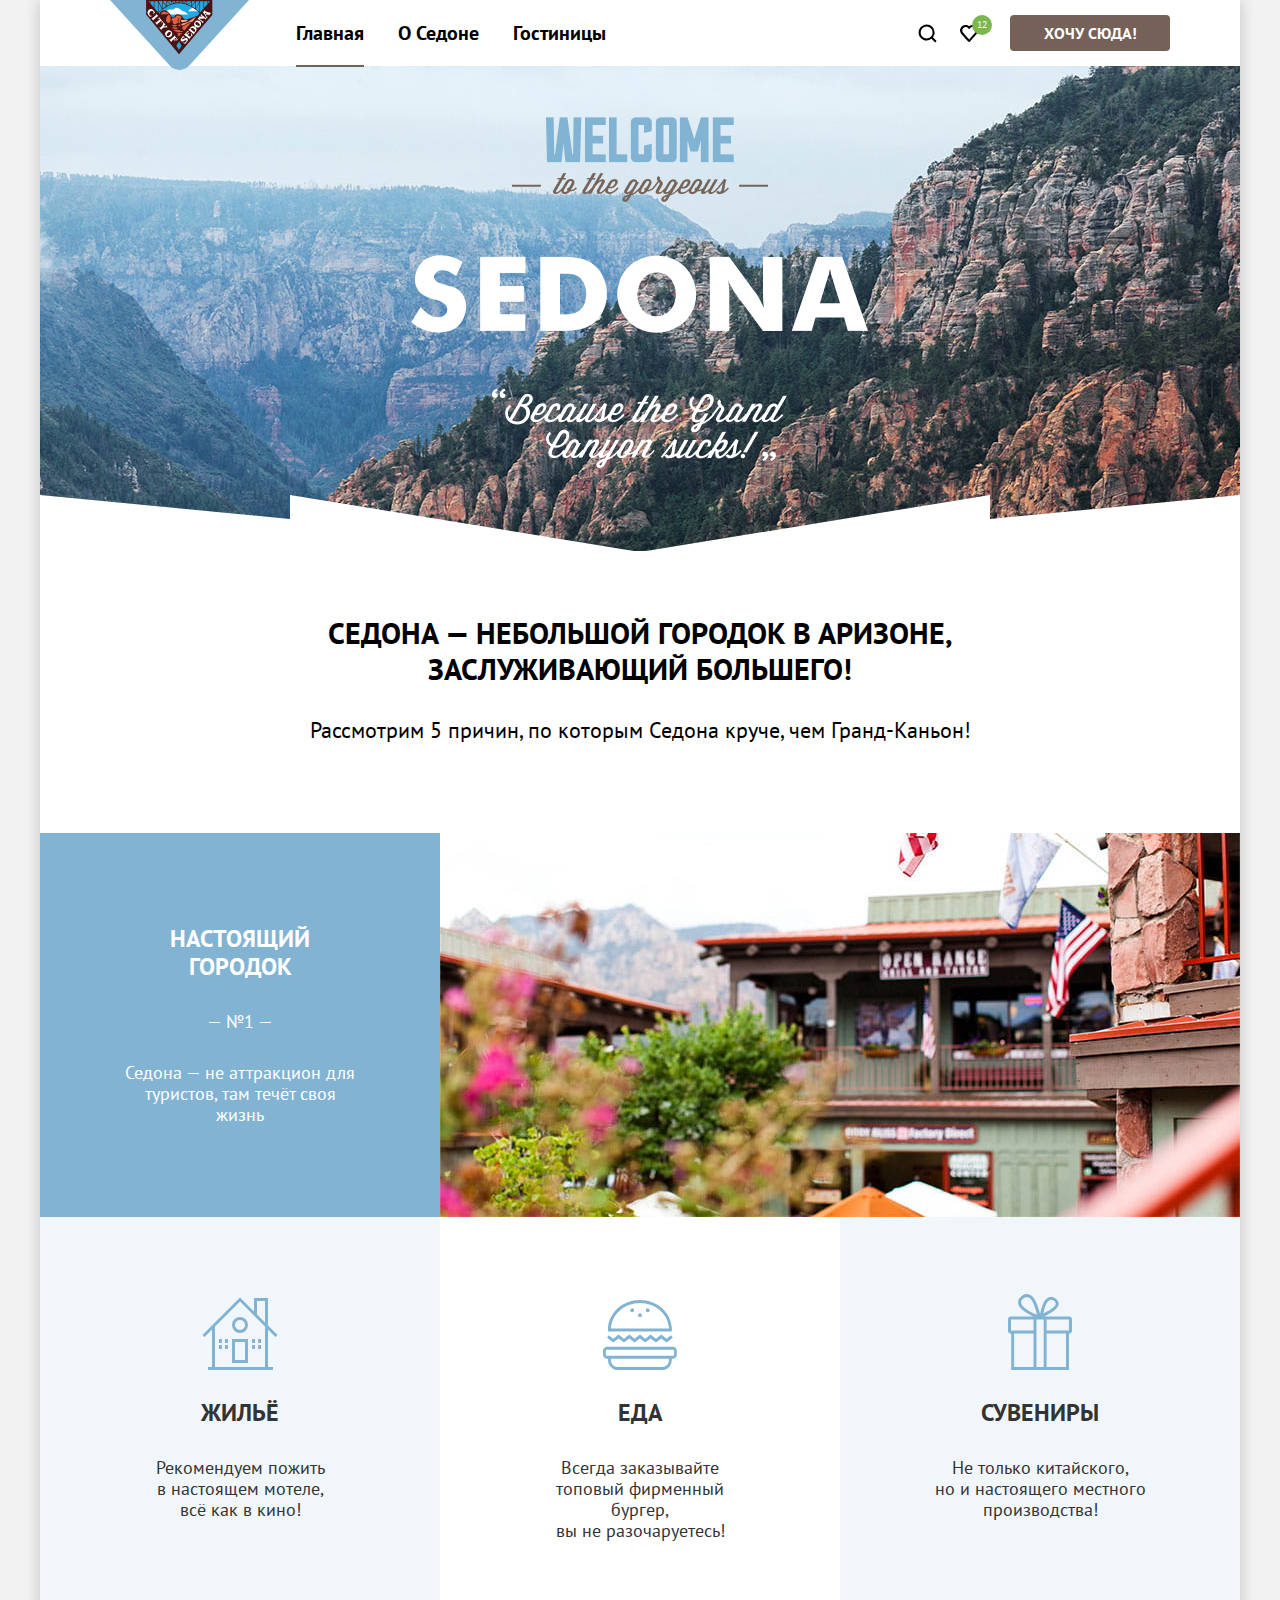
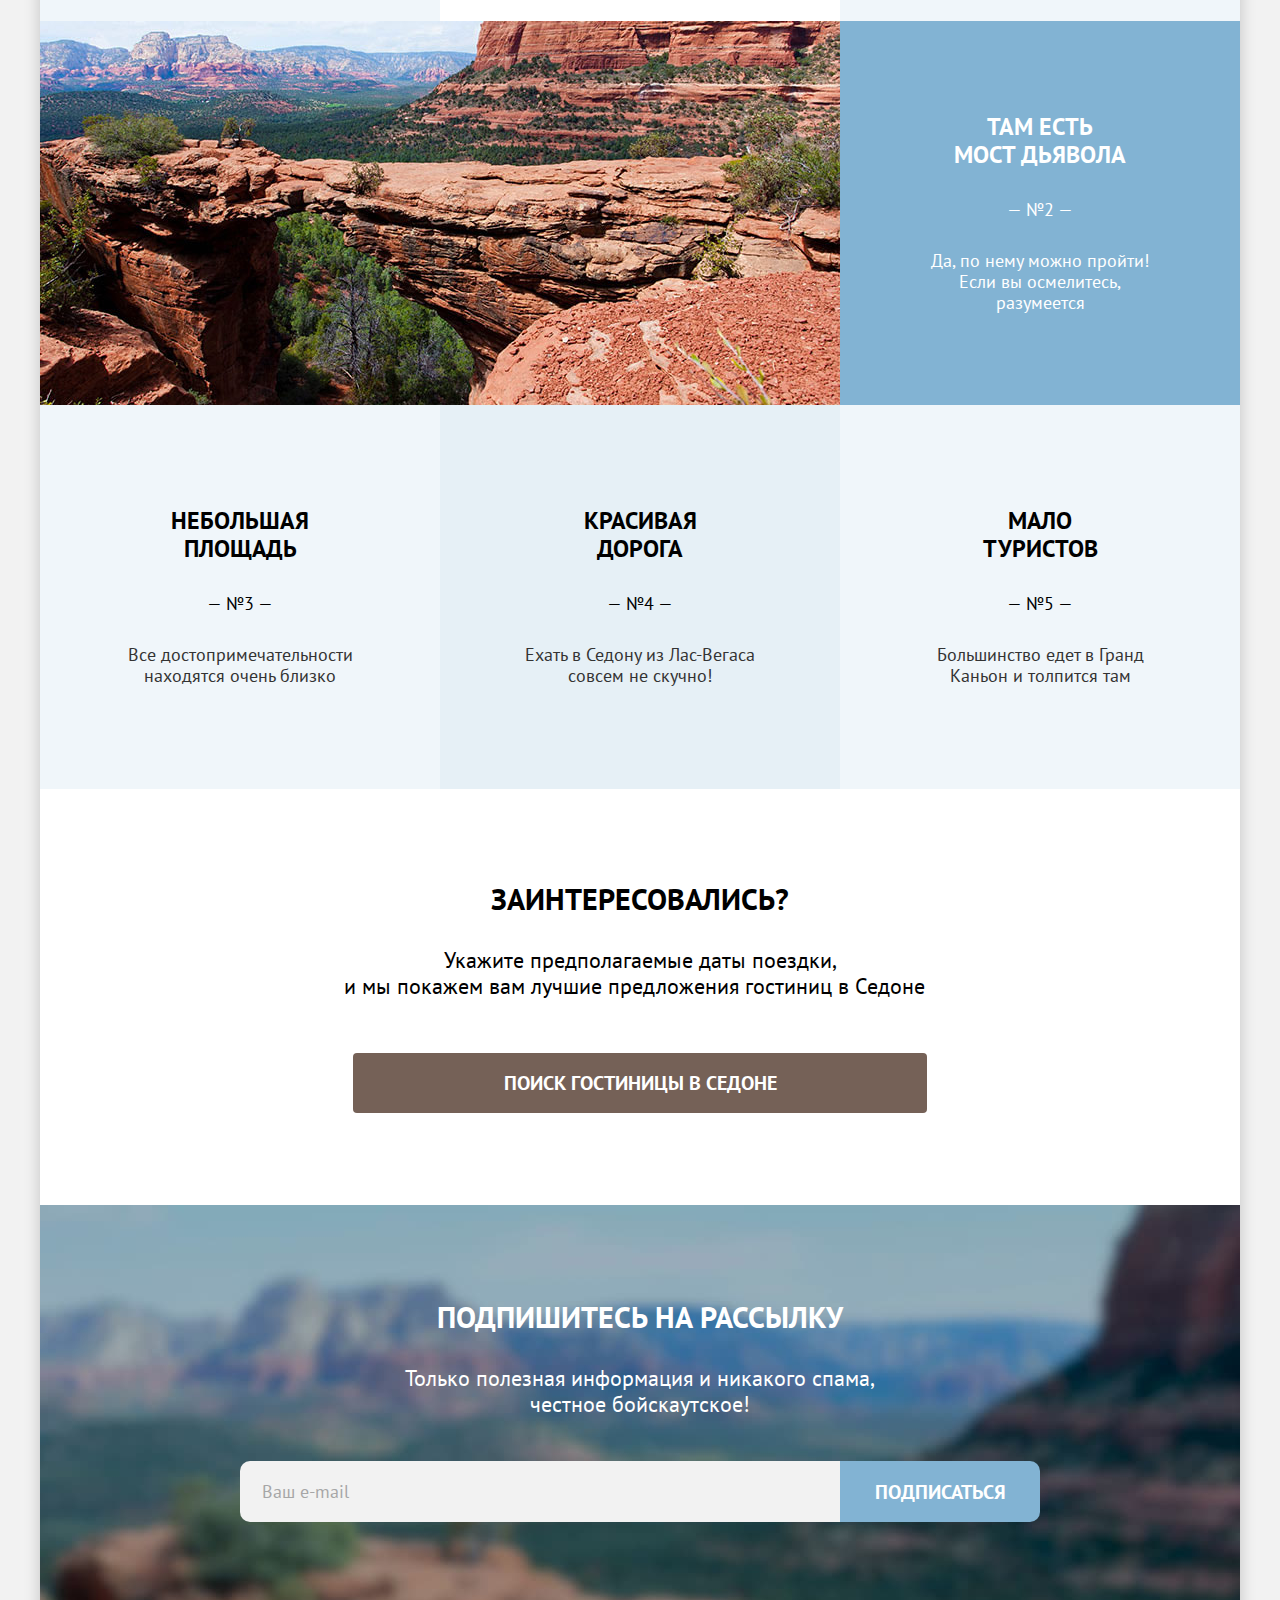
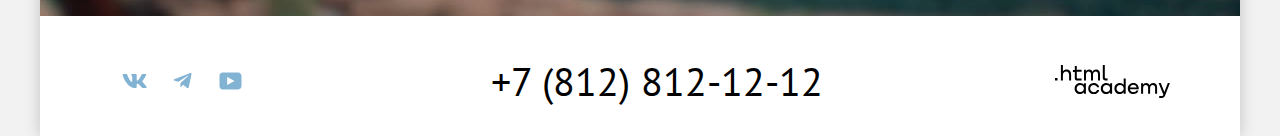
<file: index.html>
<!DOCTYPE html>
<html lang="ru">
  <head>
    <meta charset="utf-8">
    <title>HTML Academy: Седона</title>
    <link rel="stylesheet" href="styles/styles.css">
    <link rel="icon" href="favicon.ico">
    <link rel="icon" type="image/png" sizes="32x32" href="images/favicon.png">

  </head>
  <script>
    document.addEventListener("DOMContentLoaded", () => {
      const modalContainer = document.querySelector(".modal-container");
      const modalSearchHotel = document.querySelector(".modal-search-hotel");
      const buttonMainAction = document.querySelector(".button-main-action");
      const modalCloseButton = document.querySelector(".modal-close-button");
      const skipActions = (e) => {
        e.preventDefault();
        e.stopPropagation()
      }
      //======================
      modalContainer.addEventListener("mousewheel", skipActions)
      //======================
      modalContainer.addEventListener("click", () => {
        modalContainer.classList.add('modal-container-close')
      })
      //======================
      modalSearchHotel.addEventListener("click", skipActions)
      //======================
      buttonMainAction.addEventListener("click", () => {
        modalContainer.classList.remove('modal-container-close')
      })
      //======================
      modalCloseButton.addEventListener("click", () => {
        modalContainer.classList.add('modal-container-close')
      })
    });
  </script>
  <body>
    <div class="page-container">
      <header class="page-header">
        <a class="navigation-logo">
          <img class="page-header-logo" src="images/logo.svg" width="139" height="70"
               alt="Логотип сайта города Седона.">
        </a>

        <nav class="navigation">
          <ul class="navigation-list">
            <li class="navigation-item">
              <a class="navigation-link navigation-link-current" href="index.html">Главная</a>
            </li>
            <li class="navigation-item">
              <a class="navigation-link" href="#">О Седоне</a>
            </li>
            <li class="navigation-item">
              <a class="navigation-link" href="catalog.html">Гостиницы</a>
            </li>
          </ul>

          <ul class="navigation-list navigation-user">
            <li class="navigation-item">
              <a class="navigation-link" href="#">
                <svg class="navigation-icon" aria-hidden="true" focusable="false" width="21" height="20"
                     viewBox="0 0 21 20" xmlns="http://www.w3.org/2000/svg">
                  <path
                    d="m19.61 18-3.7-3.67c1-1.3 1.7-2.98 1.7-4.87a8 8 0 0 0-8-7.96c-4.4 0-8 3.68-8 8.06a8 8 0 0 0 12.9 6.26l3.7 3.68 1.4-1.5Zm-10-2.48a6 6 0 0 1-6-5.96 6 6 0 0 1 12 0 6 6 0 0 1-6 5.96Z"
                    fill="currentColor"/>
                </svg>
                <span class="visually-hidden">Поиск.</span>
              </a>
            </li>
            <li class="navigation-item">
              <a class="navigation-link navigation-favorite" href="#">
                <svg class="navigation-icon" aria-hidden="true" focusable="false" width="21" height="20"
                     viewBox="0 0 21 20" xmlns="http://www.w3.org/2000/svg">
                  <path
                    d="M10.01 19c-.3 0-.6-.1-.8-.4-5.4-6.1-6.7-7.5-7-7.9A5.4 5.4 0 0 1 6.61 2c1.3 0 2.5.5 3.5 1.3a5.46 5.46 0 0 1 9 4.1c0 1.3-.5 2.5-1.3 3.4l-7 7.9c-.2.2-.4.3-.8.3Zm-6-9.5c.3.4 3.5 4 6.1 6.9l6.2-7c.5-.5.7-1.2.7-2 0-1.8-1.5-3.3-3.3-3.3-1 0-2 .5-2.7 1.3-.3.3-.6.4-.9.4-.3 0-.6-.2-.8-.4-.7-.8-1.7-1.3-2.7-1.3-1.8 0-3.3 1.5-3.3 3.3-.1.9.3 1.6.7 2.1-.1 0-.1 0 0 0Z"
                    fill="currentColor"/>
                </svg>
                <span class="visually-hidden">Избранное.</span>
                <span class="count">12</span>
              </a>
            </li>
          </ul>
        </nav>

        <a class="button button-basic button-main-action" href="#">Хочу сюда!</a>
      </header>

      <main class="main-container main-index">
        <div class="welcome-wrapper">
          <img class="welcome" src="images/welcome.jpg" width="1200" height="485"
               alt="Welcome to the gorgeous Sedona. Because the Grand Canyon sucks.">
        </div>

        <section class="advantages">
          <h1 class="section-title">Седона&nbsp;&mdash; небольшой городок в&nbsp;Аризоне, заслуживающий большего!</h1>
          <h2 class="advantages-title">Рассмотрим 5&nbsp;причин, по&nbsp;которым Седона круче, чем Гранд-Каньон!</h2>
          <ol class="advantages-list">
            <li class="advantages-item illustrated-advantages-item">
              <div class="illustrated-advantage-container">
                <div class="illustrated-advantage-wrapper">
                  <h3 class="advantages-item-title">Настоящий городок</h3>
                  <span>— №1 —</span>
                  <p class="advantages-item-desc">Седона — не аттракцион для туристов, там течёт своя жизнь</p>
                </div>
                <img class="advantages-image-sedona" src="images/city.jpg" width="800" height="384"
                     alt="Улица с деревьями и домами в Седоне.">
              </div>
              <h4 class="visually-hidden">Причины, почему Седона - это настоящий городок.</h4>
              <ul class="advantages-extra-list">
                <li class="advantages-extra-item">
                  <h5 class="advantages-item-title">Жильё</h5>
                  <p class="advantages-extra-item-desc">Рекомендуем пожить в&nbsp;настоящем мотеле,<br> всё как в&nbsp;кино!
                  </p>
                </li>
                <li class="advantages-extra-item">
                  <h5 class="advantages-item-title">Еда</h5>
                  <p class="advantages-extra-item-desc">Всегда заказывайте<br> топовый фирменный бургер, вы&nbsp;не&nbsp;разочаруетесь!
                  </p>
                </li>
                <li class="advantages-extra-item">
                  <h5 class="advantages-item-title">Сувениры</h5>
                  <p class="advantages-extra-item-desc">Не&nbsp;только китайского, но&nbsp;и&nbsp;настоящего местного
                    производства!
                  </p>
                </li>
              </ul>
            </li>
            <li class="advantages-item illustrated-advantages-item">
              <img class="advantages-image-bridge" src="images/devil-bridge.jpg" width="800" height="384"
                   alt="Скалистый мост Дьявола в горах в окрестностях Седоны.">
              <div class="illustrated-advantage-wrapper">
                <h3 class="advantages-item-title">Там есть <br> мост дьявола</h3>
                <span>— №2 —</span>
                <p class="advantages-item-desc">Да, по&nbsp;нему можно пройти! Если вы&nbsp;осмелитесь, разумеется</p>
              </div>
            </li>
            <li class="advantages-item">
              <h3 class="advantages-item-title">Небольшая площадь</h3>
              <span>— №3 —</span>
              <p class="advantages-item-desc">Все достопримечательности находятся очень близко</p>
            </li>
            <li class="advantages-item">
              <h3 class="advantages-item-title">Красивая <br> дорога</h3>
              <span>— №4 —</span>
              <p class="advantages-item-desc">Ехать в&nbsp;Седону из&nbsp;Лас-Вегаса совсем не&nbsp;скучно!</p>
            </li>
            <li class="advantages-item">
              <h3 class="advantages-item-title">Мало <br> туристов</h3>
              <span>— №5 —</span>
              <p class="advantages-item-desc">Большинство едет в&nbsp;Гранд Каньон и&nbsp;толпится там</p>
            </li>
          </ol>
        </section>

        <section class="find-hotel">
          <h2 class="section-title">Заинтересовались?</h2>
          <p class="find-hotel-form-desc">Укажите предполагаемые даты поездки,<br> и&nbsp;мы&nbsp;покажем вам лучшие
            предложения гостиниц в&nbsp;Седоне&nbsp;&nbsp;</p>
          <a class="button button-bigger-font button-basic button-find-hotel" href="#">Поиск гостиницы в Седоне</a>
        </section>

        <section class="newsletter newsletter-bg">
          <h2 class="section-title">Подпишитесь на рассылку</h2>
          <p class="newsletter-desc">Только полезная информация и&nbsp;никакого спама, честное
            бойскаутское!</p>
          <form class="newsletter-form" action="https://echo.htmlacademy.ru/" method="post">
            <label class="visually-hidden" for="newsletter-email">Email.</label>
            <input class="field field-subscribe" type="email" placeholder="Ваш e-mail" name="newsletter-email"
                   id="newsletter-email" required>
            <button class="button button-bigger-font button-second button-subscribe" type="submit">
              Подписаться
            </button>
          </form>
        </section>
      </main>

      <footer class="page-footer">
        <h2 class="visually-hidden">Контакты и социальные сети.</h2>
        <ul class="footer-social">
          <li>
            <a class="footer-social-link" href="https://vk.com/htmlacademy" target="_blank">
              <svg class="social-icon" aria-hidden="true" focusable="false" width="25" height="14" viewBox="0 0 25 14"
                   xmlns="http://www.w3.org/2000/svg">
                <path fill-rule="evenodd" clip-rule="evenodd"
                      d="M24.12.95c.16-.55 0-.95-.8-.95H20.7c-.67 0-.98.35-1.15.73 0 0-1.33 3.2-3.22 5.27-.61.6-.9.8-1.23.8-.16 0-.41-.2-.41-.74V.95c0-.66-.19-.95-.74-.95H9.82c-.42 0-.67.3-.67.6 0 .61.95.76 1.04 2.5v3.8c0 .84-.15.99-.48.99-.9 0-3.06-3.21-4.34-6.89-.25-.71-.5-1-1.18-1H1.57c-.75 0-.9.35-.9.73 0 .68.89 4.07 4.14 8.55 2.17 3.06 5.23 4.72 8 4.72 1.68 0 1.88-.37 1.88-1v-2.32c0-.73.16-.88.7-.88.38 0 1.05.2 2.6 1.67 1.79 1.75 2.08 2.53 3.08 2.53h2.63c.75 0 1.12-.37.9-1.1-.23-.72-1.08-1.77-2.2-3.02-.62-.7-1.54-1.47-1.82-1.86-.39-.49-.28-.7 0-1.14 0 0 3.2-4.43 3.54-5.93Z"
                      fill="currentColor"/>
              </svg>
              <span class="visually-hidden">ВКонтакте.</span>
            </a>
          </li>
          <li>
            <a class="footer-social-link" href="https://t.me/htmlacademy" target="_blank">
              <svg class="social-icon" aria-hidden="true" focusable="false" width="19" height="16" viewBox="0 0 19 16"
                   xmlns="http://www.w3.org/2000/svg">
                <path
                  d="M17.29.1 1.34 6.25c-1.09.43-1.08 1.04-.2 1.31l4.1 1.28 9.47-5.98c.44-.27.85-.12.52.18L7.55 9.96l-.28 4.22c.41 0 .6-.19.83-.41l1.99-1.93 4.13 3.05c.77.42 1.31.2 1.5-.7l2.72-12.8C18.72.27 18-.23 17.29.09Z"
                  fill="currentColor"/>
              </svg>
              <span class="visually-hidden">Телеграм.</span>
            </a>
          </li>
          <li>
            <a class="footer-social-link" href="https://www.youtube.com/user/htmlacademyru" target="_blank">
              <svg class="social-icon" aria-hidden="true" focusable="false" width="23" height="18" viewBox="0 0 23 18"
                   xmlns="http://www.w3.org/2000/svg">
                <path
                  d="M19.1.5H3.68C1.81.5.5 2.1.5 3.9V14c0 1.9 1.31 3.5 3.17 3.5h15.66c1.64 0 3.17-1.6 3.17-3.4V3.9C22.28 2.1 20.97.5 19.1.5ZM8.17 13.04V4.96L15.5 9l-7.34 4.04Z"
                  fill="currentColor"/>
              </svg>
              <span class="visually-hidden">Ютуб.</span>
            </a>
          </li>
        </ul>
        <address class="footer-phone-wrapper">
          <a class="footer-contacts-phone" href="tel:+78128121212">+7 (812) 812-12-12</a>
        </address>
        <a class="footer-contacts-logo" href="https://htmlacademy.ru/" target="_blank" title="Сделано в HTML-академии">
          <svg class="html-academy-logo" width="115" height="34" role="img" aria-label="Логотип HTML-академии."
               viewBox="0 0 115 34"
               xmlns="http://www.w3.org/2000/svg">
            <path
              d="M0 13.9v2.6h2.5v-2.6H0ZM11.6 5.5c-1.6 0-2.8.7-3.6 1.7h-.1V1h-2v15.5h2v-5.3c0-2.1 1.3-3.6 3.3-3.6 1.8 0 2.9 1.4 2.9 3.2v5.7h2v-6.1c.1-3-1.8-4.9-4.5-4.9ZM26.6 5.8h-4.8V2.1h-2v3.8h-1.9v2h1.9v6c0 1.7 1 2.7 2.7 2.7h4.1v-2h-3.7c-.7 0-1.1-.4-1.1-1.1V7.8h4.8v-2ZM41.1 5.6c-1.6 0-2.9.8-3.5 2.1h-.1c-.6-1.2-1.8-2.1-3.4-2.1-1.4 0-2.5.8-3.1 1.8h-.1V5.8H29v10.6h2V11c0-2 1-3.5 2.6-3.5 1.5 0 2.4 1 2.4 2.6v6.3h2v-5.6c0-2.4 1.4-3.3 2.6-3.3 1.5 0 2.4 1 2.4 2.6v6.3h2V9.9c.1-2.5-1.4-4.3-3.9-4.3ZM47.8 13.7c0 1.7 1 2.7 2.8 2.7h2v-2h-1.7c-.7 0-1.1-.4-1.1-1.1V1h-2v12.7ZM28.9 20.7c-.9-1.1-2.2-1.8-3.9-1.8-3.1 0-5.4 2.3-5.4 5.6s2.3 5.6 5.4 5.6c1.8 0 3-.8 3.8-1.9h.1v1.6h2V19.2h-2v1.5Zm-3.6 7.4c-2.2 0-3.6-1.6-3.6-3.6s1.4-3.6 3.6-3.6 3.6 1.6 3.6 3.6c0 1.9-1.4 3.6-3.6 3.6ZM44.2 23c-.5-2.4-2.6-4.1-5.4-4.1a5.4 5.4 0 0 0-5.6 5.6c0 3.1 2.2 5.6 5.6 5.6 2.8 0 4.9-1.8 5.4-4.2h-2.1a3.4 3.4 0 0 1-3.3 2.3c-2.2 0-3.6-1.6-3.6-3.6s1.4-3.6 3.6-3.6c1.6 0 2.8 1 3.3 2.2h2.1V23ZM55.1 20.7c-.9-1.1-2.2-1.8-3.9-1.8-3.1 0-5.4 2.3-5.4 5.6s2.3 5.6 5.4 5.6c1.8 0 3-.8 3.8-1.9h.1v1.6h2V19.2h-2v1.5Zm-3.6 7.4c-2.2 0-3.6-1.6-3.6-3.6s1.4-3.6 3.6-3.6 3.6 1.6 3.6 3.6c0 1.9-1.5 3.6-3.6 3.6ZM68.7 20.8c-.9-1.1-2.2-1.9-3.9-1.9-3.1 0-5.4 2.3-5.4 5.6s2.2 5.6 5.4 5.6c1.7 0 3-.8 3.8-1.8h.1v1.5h2V14.4h-2v6.4Zm-3.6 7.3c-2.2 0-3.6-1.6-3.6-3.6s1.4-3.6 3.6-3.6 3.6 1.6 3.6 3.6c-.1 2-1.5 3.6-3.6 3.6ZM78.3 18.9c-3.3 0-5.5 2.5-5.5 5.6 0 3 2.1 5.6 5.5 5.6 2.5 0 4.5-1.3 5.2-3.6h-2.1c-.5 1-1.6 1.6-3 1.6-1.9 0-3.3-1.3-3.4-2.9h8.8c.2-3.6-2-6.3-5.5-6.3Zm0 1.9c1.7 0 3 1 3.3 2.6h-6.5c.3-1.5 1.5-2.6 3.2-2.6ZM98.2 18.9c-1.6 0-2.9.8-3.6 2h-.1c-.6-1.2-1.8-2-3.4-2-1.4 0-2.5.7-3.1 1.8v-1.5h-1.9v10.6h2v-5.4c0-2 1-3.4 2.6-3.5 1.5 0 2.4 1 2.4 2.6v6.3h2v-5.6c0-2.4 1.4-3.3 2.6-3.3 1.5 0 2.4 1 2.4 2.6v6.3h2v-6.5c.1-2.6-1.4-4.4-3.9-4.4ZM109.4 28l-3.6-8.9h-2.2l4.8 11.6c-.3.9-.7 1.2-1.7 1.2h-2.5v2h2.5c1.8 0 2.8-.8 3.5-2.6l4.7-12.2h-2.1l-3.4 8.9Z"
              fill="currentColor"/>
          </svg>
        </a>
      </footer>

      <div class="modal-container modal-container-close">
        <div class="modal modal-search-hotel">
          <button class="modal-close-button" type="button">
            <svg class="modal-close-cross" aria-hidden="true" focusable="false" width="13" height="13"
                 viewBox="0 0 13 13" xmlns="http://www.w3.org/2000/svg">
              <path d="M13 1.2 11.8 0 6.5 5.3 1.2 0 0 1.2l5.3 5.3L0 11.8 1.2 13l5.3-5.3 5.3 5.3 1.2-1.2-5.3-5.3L13 1.2Z"
                    fill="currentColor"/>
            </svg>
            <span class="visually-hidden">Закрыть.</span>
          </button>
          <section class="modal-content">
            <h2 class="section-title modal-title">Поиск гостиницы в Седоне</h2>
            <form class="search-form" action="https://echo.htmlacademy.ru/" method="post">
              <div class="form-dates-wrapper">
                <label class="search-form-label" for="check-in-dates">Дата заезда:</label>
                <div class="field-dates-wrapper">
                  <input class="field field-dates" type="text" placeholder="Укажите дату" name="check-in-dates"
                         id="check-in-dates" value="27 апреля 2020" required>
                  <button class="field-dates-calendar" type="button">
                    <span class="visually-hidden">Показать календарь.</span>
                  </button>
                  <span class="hint-dates hint-dates-error hint-visible">Мы не можем отправить вас в прошлое.</span>
                  <span class="hint-dates hint-dates-success">На эти даты есть свободные номера. Пока есть.</span>
                </div>
              </div>

              <div class="form-dates-wrapper">
                <label class="search-form-label" for="check-out-dates">Дата выезда:</label>
                <div class="field-dates-wrapper">
                  <input class="field field-dates" type="text" placeholder="Укажите дату" name="check-out-dates"
                         id="check-out-dates" value="1 сентября 2021" required>
                  <button class="field-dates-calendar" type="button">
                    <span class="visually-hidden">Показать календарь.</span>
                  </button>
                  <span class="hint-dates hint-dates-error">Мы не можем отправить вас в прошлое.</span>
                  <span
                    class="hint-dates hint-dates-success hint-visible">На эти даты есть свободные номера. Пока есть.</span>
                </div>
              </div>

              <div class="form-guests-wrapper">
                <div class="form-adults-wrapper">
                  <label class="search-form-label" for="adults-number">Взрослые:</label>
                  <div class="form-counter-wrapper">
                    <button class="change-guests-number-button" type="button">
                      <span class="visually-hidden">Уменьшить на один.</span>
                      <svg class="change-number-icon minus-icon" aria-hidden="true" focusable="false" width="20"
                           height="20" viewBox="0 0 20 20" fill="none" xmlns="http://www.w3.org/2000/svg">
                        <g>
                          <path d="M3.5 9v1h13V9h-13Z" fill="currentColor"/>
                        </g>
                      </svg>
                    </button>
                    <input class="field field-guests-number" type="number" placeholder="2" id="adults-number" value="2"
                           name="adults-number" min="0" max="999" required>
                    <button class="change-guests-number-button" type="button">
                      <span class="visually-hidden">Увеличить на один.</span>
                      <svg class="change-number-icon plus-icon" aria-hidden="true" focusable="false" width="20"
                           height="20" viewBox="0 0 20 20" fill="none" xmlns="http://www.w3.org/2000/svg">
                        <g>
                          <path d="M16.5 9H10.5V3H9.5V9H3.5V10H9.5V16H10.5V10H16.5V9Z" fill="currentColor"/>
                        </g>
                      </svg>
                    </button>
                  </div>
                </div>

                <div class="form-children-wrapper">
                <span class="search-form-label search-form-label-children search-form-label-icon">
                <label class="search-form-label" for="children-number">Дети:</label>
                <span class="tooltip">
                  <button class="tooltip-toggle" type="button" aria-labelledby="tooltip-label"></button>
                  <span class="tooltip-text" role="tooltip" id="tooltip-label">Укажите количество детей, которые будут с&nbsp;вами, возраст которых от&nbsp;6&nbsp;до&nbsp;18&nbsp;лет. Дети до&nbsp;6&nbsp;лет размещаются бесплатно.</span>
                </span>
              </span>
                  <div class="form-counter-wrapper">
                    <button class="change-guests-number-button" type="button">
                      <span class="visually-hidden">Уменьшить на один.</span>
                      <svg class="change-number-icon minus-icon" aria-hidden="true" focusable="false" width="20"
                           height="20" viewBox="0 0 20 20" fill="none" xmlns="http://www.w3.org/2000/svg">
                        <g>
                          <path d="M3.5 9v1h13V9h-13Z" fill="currentColor"/>
                        </g>
                      </svg>
                    </button>
                    <input class="field field-guests-number" type="number" placeholder="0" id="children-number"
                           value="1"
                           name="children-number" min="0" max="999">
                    <button class="change-guests-number-button" type="button">
                      <span class="visually-hidden">Увеличить на один.</span>
                      <svg class="change-number-icon plus-icon" aria-hidden="true" focusable="false" width="20"
                           height="20" viewBox="0 0 20 20" fill="none" xmlns="http://www.w3.org/2000/svg">
                        <g>
                          <path d="M16.5 9H10.5V3H9.5V9H3.5V10H9.5V16H10.5V10H16.5V9Z" fill="currentColor"/>
                        </g>
                      </svg>
                    </button>
                  </div>
                </div>
              </div>

              <button class="button button-bigger-font button-second button-modal-find" type="submit">
                Найти
              </button>
            </form>
          </section>
        </div>
      </div>
    </div>
  </body>
</html>
</file>
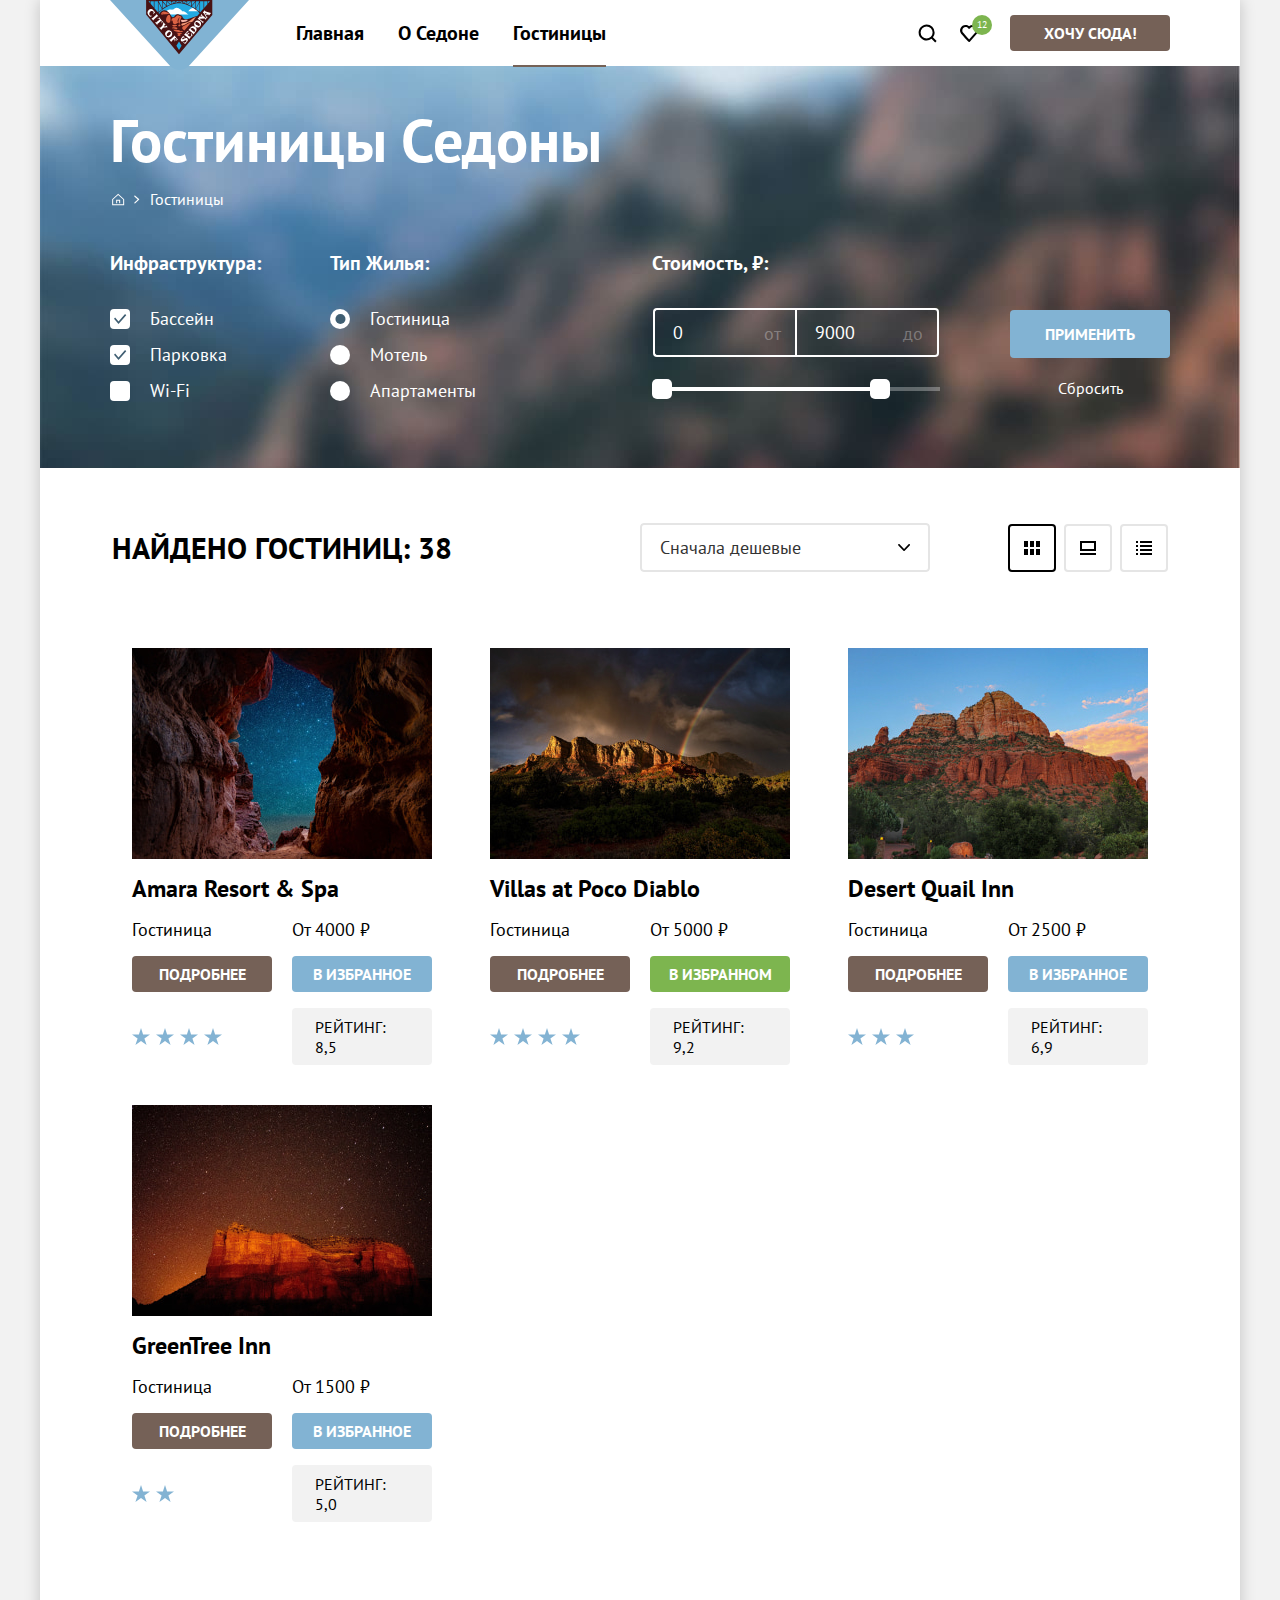
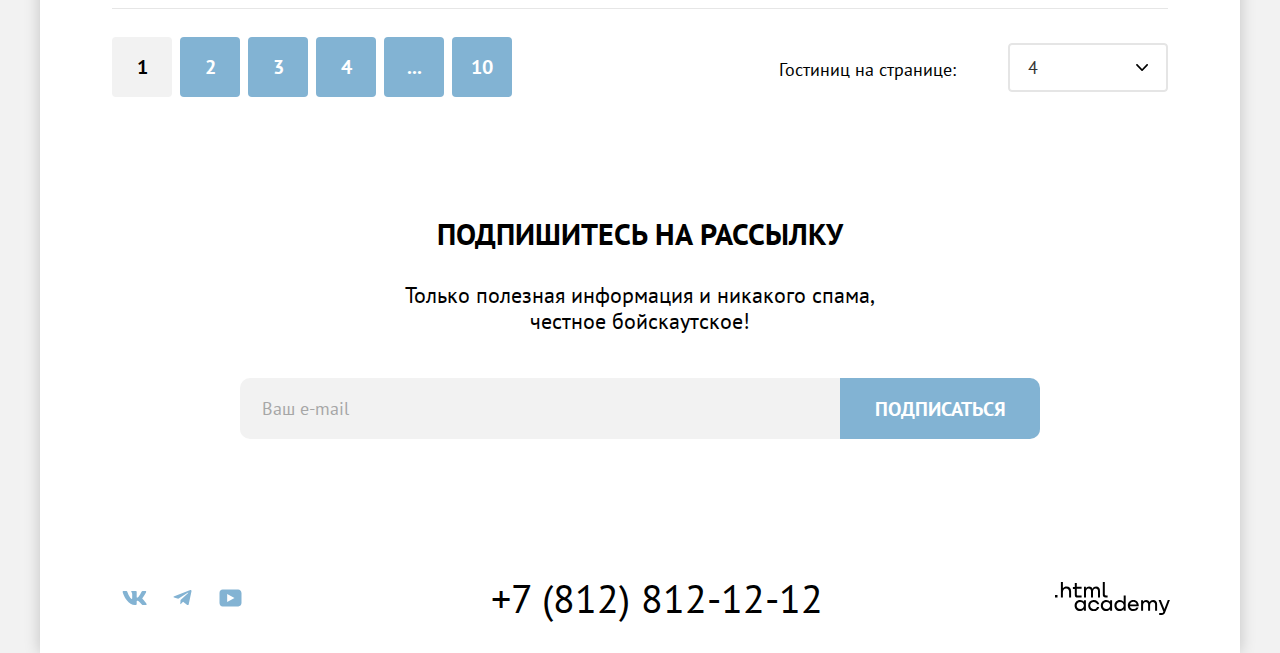
<file: catalog.html>
<!DOCTYPE html>
<html lang="ru">
  <head>
    <meta charset="UTF-8">
    <title>Каталог</title>
    <link rel="stylesheet" href="styles/styles.css">
    <link rel="icon" href="favicon.ico">
    <link rel="icon" type="image/png" sizes="32x32" href="images/favicon.png">
  </head>
  <body>
    <div class="page-container catalog-page">
      <header class="page-header">
        <a class="navigation-logo" href="index.html">
          <img class="page-header-logo" src="images/logo.svg" width="139" height="70"
               alt="Логотип сайта города Седона.">
        </a>

        <nav class="navigation">
          <ul class="navigation-list">
            <li class="navigation-item">
              <a class="navigation-link" href="index.html">Главная</a>
            </li>
            <li class="navigation-item">
              <a class="navigation-link" href="#">О Седоне</a>
            </li>
            <li class="navigation-item">
              <a class="navigation-link navigation-link-current" href="catalog.html">Гостиницы</a>
            </li>
          </ul>

          <ul class="navigation-list navigation-user">
            <li class="navigation-item">
              <a class="navigation-link" href="#">
                <svg class="navigation-icon" aria-hidden="true" focusable="false" width="21" height="20"
                     viewBox="0 0 21 20" xmlns="http://www.w3.org/2000/svg">
                  <path
                    d="m19.61 18-3.7-3.67c1-1.3 1.7-2.98 1.7-4.87a8 8 0 0 0-8-7.96c-4.4 0-8 3.68-8 8.06a8 8 0 0 0 12.9 6.26l3.7 3.68 1.4-1.5Zm-10-2.48a6 6 0 0 1-6-5.96 6 6 0 0 1 12 0 6 6 0 0 1-6 5.96Z"
                    fill="currentColor"/>
                </svg>
                <span class="visually-hidden">Поиск.</span>
              </a>
            </li>
            <li class="navigation-item">
              <a class="navigation-link navigation-favorite" href="#">
                <svg class="navigation-icon" aria-hidden="true" focusable="false" width="21" height="20"
                     viewBox="0 0 21 20" xmlns="http://www.w3.org/2000/svg">
                  <path
                    d="M10.01 19c-.3 0-.6-.1-.8-.4-5.4-6.1-6.7-7.5-7-7.9A5.4 5.4 0 0 1 6.61 2c1.3 0 2.5.5 3.5 1.3a5.46 5.46 0 0 1 9 4.1c0 1.3-.5 2.5-1.3 3.4l-7 7.9c-.2.2-.4.3-.8.3Zm-6-9.5c.3.4 3.5 4 6.1 6.9l6.2-7c.5-.5.7-1.2.7-2 0-1.8-1.5-3.3-3.3-3.3-1 0-2 .5-2.7 1.3-.3.3-.6.4-.9.4-.3 0-.6-.2-.8-.4-.7-.8-1.7-1.3-2.7-1.3-1.8 0-3.3 1.5-3.3 3.3-.1.9.3 1.6.7 2.1-.1 0-.1 0 0 0Z"
                    fill="currentColor"/>
                </svg>
                <span class="visually-hidden">Избранное.</span>
                <span class="count">12</span>
              </a>
            </li>
          </ul>
        </nav>

        <a class="button button-basic button-main-action" href="#">Хочу сюда!</a>
      </header>

      <main class="main-container">
        <div class="container-catalog-filter">
          <header class="catalog-filter-header">
            <h1 class="catalog-hotels-title">Гостиницы Седоны</h1>
            <ul class="breadcrumbs">
              <li class="breadcrumbs-item">
                <a class="breadcrumbs-link" href="index.html">
                  <svg class="breadcrumbs-icon-main-page" aria-hidden="true" focusable="false" width="13" height="13"
                       viewBox="0 0 13 13"
                       xmlns="http://www.w3.org/2000/svg">
                    <path fill-rule="evenodd" clip-rule="evenodd"
                          d="m.16 6.15 6-5.5 6 5.5v6.2h-12v-6.2Zm1 .4v4.8h10v-4.8l-5-4.5-5 4.5Zm4 3.8h-1v-3.5h4v3.5h-1v-2.5h-2v2.5Z"
                          fill="currentColor"/>
                  </svg>
                  <span class="visually-hidden">Главная.</span>
                </a>
              </li>
              <li class="breadcrumbs-item">
                <a class="breadcrumbs-link">Гостиницы</a>
              </li>
            </ul>
          </header>
          <section class="catalog-filter">
            <h2 class="visually-hidden">Фильтры для выбора характеристик гостиниц.</h2>
            <form class="catalog-filter-form" action="https://echo.htmlacademy.ru/" method="get">
              <fieldset class="catalog-filter-group catalog-filter-infrastructure">
                <legend class="catalog-filter-title">Инфраструктура:</legend>
                <label class="control">
                  <input class="visually-hidden control-input" type="checkbox" name="pool" checked>
                  <span class="control-mark"></span>
                  <span>Бассейн</span>
                </label>
                <label class="control">
                  <input class="visually-hidden control-input" type="checkbox" name="parking" checked>
                  <span class="control-mark"></span>
                  <span>Парковка</span>
                </label>
                <label class="control">
                  <input class="visually-hidden control-input" type="checkbox" name="wi-fi">
                  <span class="control-mark"></span>
                  <span>Wi-Fi</span>
                </label>
              </fieldset>
              <fieldset class="catalog-filter-group catalog-filter-accommodation">
                <legend class="catalog-filter-title">Тип Жилья:</legend>
                <label class="control">
                  <input class="visually-hidden control-input" type="radio" name="accommodation-type" value="hotel"
                         checked>
                  <span class="control-mark"></span>
                  <span>Гостиница</span>
                </label>
                <label class="control">
                  <input class="visually-hidden control-input" type="radio" name="accommodation-type" value="motel">
                  <span class="control-mark"></span>
                  <span>Мотель</span>
                </label>
                <label class="control">
                  <input class="visually-hidden control-input" type="radio" name="accommodation-type"
                         value="apartments">
                  <span class="control-mark"></span>
                  <span>Апартаменты</span>
                </label>
              </fieldset>
              <fieldset class="catalog-filter-group price-range">
                <legend class="catalog-filter-title">Стоимость, ₽:</legend>
                <div class="range-inputs-wrapper">
                  <label class="catalog-filter-label label-min-price" for="min-price">от</label>
                  <input class="range-input input-min-price" type="number" id="min-price" value="0" name="min-price"
                         min="0">
                  <label class="catalog-filter-label label-max-price" for="max-price">до</label>
                  <input class="range-input input-max-price" type="number" id="max-price" value="9000" name="max-price"
                         min="0">
                </div>
                <div class="range-scale-wrapper">
                  <div class="range-scale">
                    <div class="range-bar" style="left: 0; width: 218px">
                      <button class="range-toggle toggle-min" type="button">
                        <span class="visually-hidden">Изменить минимальную цену.</span>
                      </button>
                      <button class="range-toggle toggle-max" type="button">
                        <span class="visually-hidden">Изменить максимальную цену.</span>
                      </button>
                    </div>
                  </div>
                </div>
              </fieldset>
              <div class="button-form-wrapper">
                <button class="button button-second button-apply-filter" type="submit">Применить</button>
                <button class="button reset-button" type="reset">Сбросить</button>
              </div>
            </form>
          </section>
        </div>

        <section class="catalog-hotels">
          <div class="results-control-wrapper">
            <h2 class="section-title total-hotels-number">Найдено гостиниц: 38</h2>
            <select class="select-control hotels-sorting" aria-label="Сортировка">
              <option value="cheap">Сначала дешевые</option>
              <option value="expensive">Сначала дорогие</option>
              <option value="popular">Сначала популярные</option>
            </select>

            <div class="results-view-wrapper">
              <a class="results-view-link view-gallery-icon results-view-current">
                <span class="visually-hidden">Показать карточки.</span>
              </a>
              <a class="results-view-link view-slide-show-icon" href="#">
                <span class="visually-hidden">Слайд-шоу.</span>
              </a>
              <a class="results-view-link view-list-icon" href="#">
                <span class="visually-hidden">Показать список.</span>
              </a>
            </div>
          </div>

          <ol class="hotel-list">
            <li class="hotel-card">
              <a class="hotel-card-link" href="#">
                <img class="hotel-card-image" src="images/hotel-1.jpg" width="300" height="211"
                     alt="Горы, у которых расположен отель Amara Resort & Spa">
                <h3 class="hotel-card-title">Amara Resort & Spa</h3>
              </a>
              <div class="hotel-card-description">
                <span>Гостиница</span>
                <span>От 4000 ₽</span>
                <a class="button button-basic" href="#">Подробнее</a>
                <button class="button button-second" type="button">В избранное</button>
                <img src="images/four-stars.svg" width="140" height="37" alt="Класс гостиницы: четыре звезды.">
                <p class="hotel-rating">Рейтинг: 8,5</p>
              </div>
            </li>
            <li class="hotel-card">
              <a class="hotel-card-link" href="#">
                <img class="hotel-card-image" src="images/hotel-2.jpg" width="300" height="211"
                     alt="Горы, у которых расположен отель Villas at Poco Diablo">
                <h3 class="hotel-card-title">Villas at Poco Diablo</h3>
              </a>
              <div class="hotel-card-description">
                <span>Гостиница</span>
                <span>От 5000 ₽</span>
                <a class="button button-basic" href="#">Подробнее</a>
                <button class="button button-selected" type="button">В избранном</button>
                <img src="images/four-stars.svg" width="140" height="37" alt="Класс гостиницы: четыре звезды.">
                <p class="hotel-rating">Рейтинг: 9,2</p>
              </div>
            </li>
            <li class="hotel-card">
              <a class="hotel-card-link" href="#">
                <img class="hotel-card-image" src="images/hotel-3.jpg" width="300" height="211"
                     alt="Горы, у которых расположен отель Desert Quail Inn">
                <h3 class="hotel-card-title">Desert Quail Inn</h3>
              </a>
              <div class="hotel-card-description">
                <span>Гостиница</span>
                <span>От 2500 ₽</span>
                <a class="button button-basic" href="#">Подробнее</a>
                <button class="button button-second" type="button">В избранное</button>
                <img src="images/three-stars.svg" width="140" height="37" alt="Класс гостиницы: три звезды.">
                <p class="hotel-rating">Рейтинг: 6,9</p>
              </div>
            </li>
            <li class="hotel-card">
              <a class="hotel-card-link" href="#">
                <img class="hotel-card-image" src="images/hotel-4.jpg" width="300" height="211"
                     alt="Горы, у которых расположен отель GreenTree Inn">
                <h3 class="hotel-card-title">GreenTree Inn</h3>
              </a>
              <div class="hotel-card-description">
                <span>Гостиница</span>
                <span>От 1500 ₽</span>
                <a class="button button-basic" href="#">Подробнее</a>
                <button class="button button-second" type="button">В избранное</button>
                <img src="images/two-stars.svg" width="140" height="37" alt="Класс гостиницы: две звезды.">
                <p class="hotel-rating">Рейтинг: 5,0</p>
              </div>
            </li>
          </ol>

          <div class="pagination-wrapper">
            <ul class="pagination">
              <li class="pagination-item">
                <a class="pagination-link pagination-current button button-bigger-font button-second">1</a>
              </li>
              <li class="pagination-item">
                <a class="pagination-link button button-bigger-font button-second" href="#">2</a>
              </li>
              <li class="pagination-item">
                <a class="pagination-link button button-bigger-font button-second" href="#">3</a>
              </li>
              <li class="pagination-item">
                <a class="pagination-link button button-bigger-font button-second" href="#">4</a>
              </li>
              <li class="pagination-item">
                <a class="pagination-link button button-bigger-font button-second" href="#">
                  ...
                  <span class="visually-hidden">Следующая страница.</span>
                </a>
              </li>
              <li class="pagination-item">
                <a class="pagination-link button button-bigger-font button-second" href="#">10</a>
              </li>
            </ul>

            <div class="control-hotels-number-wrapper">
              <label class="select-control-label" for="hotels-number">Гостиниц на странице:</label>
              <select class="select-control control-hotels-number" name="hotels-number" id="hotels-number">
                <option value="1">1</option>
                <option value="4" selected>4</option>
                <option value="9">9</option>
              </select>
            </div>
          </div>

        </section>

        <section class="newsletter">
          <h2 class="section-title">Подпишитесь на рассылку</h2>
          <p class="newsletter-desc">Только полезная информация и&nbsp;никакого спама, честное
            бойскаутское!</p>
          <form class="newsletter-form" action="https://echo.htmlacademy.ru/" method="post">
            <label for="newsletter-email" class="visually-hidden">Email.</label>
            <input class="field field-subscribe" type="email" placeholder="Ваш e-mail" name="newsletter-email"
                   id="newsletter-email" required>
            <button class="button button-bigger-font button-second button-subscribe" type="submit">
              Подписаться
            </button>
          </form>
        </section>
      </main>

      <footer class="page-footer">
        <h2 class="visually-hidden">Контакты и социальные сети.</h2>
        <ul class="footer-social">
          <li>
            <a class="footer-social-link" href="https://vk.com/htmlacademy" target="_blank">
              <svg class="social-icon" aria-hidden="true" focusable="false" width="25" height="14" viewBox="0 0 25 14"
                   xmlns="http://www.w3.org/2000/svg">
                <path fill-rule="evenodd" clip-rule="evenodd"
                      d="M24.12.95c.16-.55 0-.95-.8-.95H20.7c-.67 0-.98.35-1.15.73 0 0-1.33 3.2-3.22 5.27-.61.6-.9.8-1.23.8-.16 0-.41-.2-.41-.74V.95c0-.66-.19-.95-.74-.95H9.82c-.42 0-.67.3-.67.6 0 .61.95.76 1.04 2.5v3.8c0 .84-.15.99-.48.99-.9 0-3.06-3.21-4.34-6.89-.25-.71-.5-1-1.18-1H1.57c-.75 0-.9.35-.9.73 0 .68.89 4.07 4.14 8.55 2.17 3.06 5.23 4.72 8 4.72 1.68 0 1.88-.37 1.88-1v-2.32c0-.73.16-.88.7-.88.38 0 1.05.2 2.6 1.67 1.79 1.75 2.08 2.53 3.08 2.53h2.63c.75 0 1.12-.37.9-1.1-.23-.72-1.08-1.77-2.2-3.02-.62-.7-1.54-1.47-1.82-1.86-.39-.49-.28-.7 0-1.14 0 0 3.2-4.43 3.54-5.93Z"
                      fill="currentColor"/>
              </svg>
              <span class="visually-hidden">ВКонтакте.</span>
            </a>
          </li>
          <li>
            <a class="footer-social-link" href="https://t.me/htmlacademy" target="_blank">
              <svg class="social-icon" aria-hidden="true" focusable="false" width="19" height="16" viewBox="0 0 19 16"
                   xmlns="http://www.w3.org/2000/svg">
                <path
                  d="M17.29.1 1.34 6.25c-1.09.43-1.08 1.04-.2 1.31l4.1 1.28 9.47-5.98c.44-.27.85-.12.52.18L7.55 9.96l-.28 4.22c.41 0 .6-.19.83-.41l1.99-1.93 4.13 3.05c.77.42 1.31.2 1.5-.7l2.72-12.8C18.72.27 18-.23 17.29.09Z"
                  fill="currentColor"/>
              </svg>
              <span class="visually-hidden">Телеграм.</span>
            </a>
          </li>
          <li>
            <a class="footer-social-link" href="https://www.youtube.com/user/htmlacademyru" target="_blank">
              <svg class="social-icon" aria-hidden="true" focusable="false" width="23" height="18" viewBox="0 0 23 18"
                   xmlns="http://www.w3.org/2000/svg">
                <path
                  d="M19.1.5H3.68C1.81.5.5 2.1.5 3.9V14c0 1.9 1.31 3.5 3.17 3.5h15.66c1.64 0 3.17-1.6 3.17-3.4V3.9C22.28 2.1 20.97.5 19.1.5ZM8.17 13.04V4.96L15.5 9l-7.34 4.04Z"
                  fill="currentColor"/>
              </svg>
              <span class="visually-hidden">Ютуб.</span>
            </a>
          </li>
        </ul>
        <address class="footer-phone-wrapper">
          <a class="footer-contacts-phone" href="tel:+78128121212">+7 (812) 812-12-12</a>
        </address>
        <a class="footer-contacts-logo" href="https://htmlacademy.ru/" target="_blank" title="Сделано в HTML-академии">
          <svg class="html-academy-logo" width="115" height="34" role="img" aria-label="Логотип HTML-академии."
               viewBox="0 0 115 34"
               xmlns="http://www.w3.org/2000/svg">
            <path
              d="M0 13.9v2.6h2.5v-2.6H0ZM11.6 5.5c-1.6 0-2.8.7-3.6 1.7h-.1V1h-2v15.5h2v-5.3c0-2.1 1.3-3.6 3.3-3.6 1.8 0 2.9 1.4 2.9 3.2v5.7h2v-6.1c.1-3-1.8-4.9-4.5-4.9ZM26.6 5.8h-4.8V2.1h-2v3.8h-1.9v2h1.9v6c0 1.7 1 2.7 2.7 2.7h4.1v-2h-3.7c-.7 0-1.1-.4-1.1-1.1V7.8h4.8v-2ZM41.1 5.6c-1.6 0-2.9.8-3.5 2.1h-.1c-.6-1.2-1.8-2.1-3.4-2.1-1.4 0-2.5.8-3.1 1.8h-.1V5.8H29v10.6h2V11c0-2 1-3.5 2.6-3.5 1.5 0 2.4 1 2.4 2.6v6.3h2v-5.6c0-2.4 1.4-3.3 2.6-3.3 1.5 0 2.4 1 2.4 2.6v6.3h2V9.9c.1-2.5-1.4-4.3-3.9-4.3ZM47.8 13.7c0 1.7 1 2.7 2.8 2.7h2v-2h-1.7c-.7 0-1.1-.4-1.1-1.1V1h-2v12.7ZM28.9 20.7c-.9-1.1-2.2-1.8-3.9-1.8-3.1 0-5.4 2.3-5.4 5.6s2.3 5.6 5.4 5.6c1.8 0 3-.8 3.8-1.9h.1v1.6h2V19.2h-2v1.5Zm-3.6 7.4c-2.2 0-3.6-1.6-3.6-3.6s1.4-3.6 3.6-3.6 3.6 1.6 3.6 3.6c0 1.9-1.4 3.6-3.6 3.6ZM44.2 23c-.5-2.4-2.6-4.1-5.4-4.1a5.4 5.4 0 0 0-5.6 5.6c0 3.1 2.2 5.6 5.6 5.6 2.8 0 4.9-1.8 5.4-4.2h-2.1a3.4 3.4 0 0 1-3.3 2.3c-2.2 0-3.6-1.6-3.6-3.6s1.4-3.6 3.6-3.6c1.6 0 2.8 1 3.3 2.2h2.1V23ZM55.1 20.7c-.9-1.1-2.2-1.8-3.9-1.8-3.1 0-5.4 2.3-5.4 5.6s2.3 5.6 5.4 5.6c1.8 0 3-.8 3.8-1.9h.1v1.6h2V19.2h-2v1.5Zm-3.6 7.4c-2.2 0-3.6-1.6-3.6-3.6s1.4-3.6 3.6-3.6 3.6 1.6 3.6 3.6c0 1.9-1.5 3.6-3.6 3.6ZM68.7 20.8c-.9-1.1-2.2-1.9-3.9-1.9-3.1 0-5.4 2.3-5.4 5.6s2.2 5.6 5.4 5.6c1.7 0 3-.8 3.8-1.8h.1v1.5h2V14.4h-2v6.4Zm-3.6 7.3c-2.2 0-3.6-1.6-3.6-3.6s1.4-3.6 3.6-3.6 3.6 1.6 3.6 3.6c-.1 2-1.5 3.6-3.6 3.6ZM78.3 18.9c-3.3 0-5.5 2.5-5.5 5.6 0 3 2.1 5.6 5.5 5.6 2.5 0 4.5-1.3 5.2-3.6h-2.1c-.5 1-1.6 1.6-3 1.6-1.9 0-3.3-1.3-3.4-2.9h8.8c.2-3.6-2-6.3-5.5-6.3Zm0 1.9c1.7 0 3 1 3.3 2.6h-6.5c.3-1.5 1.5-2.6 3.2-2.6ZM98.2 18.9c-1.6 0-2.9.8-3.6 2h-.1c-.6-1.2-1.8-2-3.4-2-1.4 0-2.5.7-3.1 1.8v-1.5h-1.9v10.6h2v-5.4c0-2 1-3.4 2.6-3.5 1.5 0 2.4 1 2.4 2.6v6.3h2v-5.6c0-2.4 1.4-3.3 2.6-3.3 1.5 0 2.4 1 2.4 2.6v6.3h2v-6.5c.1-2.6-1.4-4.4-3.9-4.4ZM109.4 28l-3.6-8.9h-2.2l4.8 11.6c-.3.9-.7 1.2-1.7 1.2h-2.5v2h2.5c1.8 0 2.8-.8 3.5-2.6l4.7-12.2h-2.1l-3.4 8.9Z"
              fill="currentColor"/>
          </svg>
        </a>
      </footer>
    </div>
  </body>
</html>
</file>
<file: styles/styles.css>
@font-face {
  font-family: "PT Sans";
  font-style: normal;
  font-weight: 400;
  src: url("../fonts/ptsans-400.woff2") format("woff2");
  font-display: swap;
}

@font-face {
  font-family: "PT Sans";
  font-style: normal;
  font-weight: 700;
  src: url("../fonts/ptsans-700.woff2") format("woff2");
  font-display: swap;
}

*,
*::before,
*::after {
  box-sizing: border-box;
}

html {
  height: 100%;
}

body {
  display: flex;
  flex-direction: column;
  margin: 0;
  min-height: 100%;
  font-family: "PT Sans", sans-serif;
  font-size: 22px;
  line-height: 26px;
  color: #000000;
  background-color: #F2F2F2;
}

.visually-hidden {
  position: absolute;
  width: 1px;
  height: 1px;
  margin: -1px;
  padding: 0;
  border: 0;
  clip: rect(0 0 0 0);
  overflow: hidden;
}

.page-container {
  width: 1200px;
  display: flex;
  flex-direction: column;
  flex-grow: 1;
  margin: 0 auto;
  background-color: #FFFFFF;
  box-shadow: 0 0 15px #00000033;
}

.button {
  display: inline-block;
  margin: 0;
  font-family: "PT Sans", sans-serif;
  font-size: 16px;
  line-height: 20px;
  font-weight: 700;
  text-transform: uppercase;
  text-align: center;
  color: #FFFFFF;
  text-decoration: none;
  cursor: pointer;
  padding: 8px 15px;
  border: none;
  border-radius: 4px;
}

.button:disabled {
  background-color: #E5E5E5;
}

.button-bigger-font {
  font-size: 20px;
  line-height: 36px;
}

.button-basic {
  background-color: #756157;
}

.button-basic:hover {
  background-color: #615048;
}

.button-basic:focus {
  background-color: #615048;
}

.button-basic:active {
  background-color: #756157;
  color: #FFFFFF4C;
}

.button-second {
  background-color: #82B3D3;
}

.button-second:hover {
  background-color: #68A2CA;
}

.button-second:focus {
  background-color: #68A2CA;
}

.button-second:active {
  background-color: #82B3D3;
  color: #FFFFFF4C;
}

.button-selected {
  background-color: #7DB54F;
  width: 140px;
}

.button-selected:hover {
  background-color: #6C9E42;
}

.button-selected:focus {
  background-color: #6C9E42;
}

.button-selected:active {
  background-color: #7DB54F;
  color: #FFFFFF4C;
}

.button-main-action {
  min-width: 160px;
  max-width: 250px;
}

.button-find-hotel {
  min-width: 574px;
  max-width: 700px;
  padding-top: 12px;
  padding-bottom: 12px;
}

.button-subscribe {
  min-width: 200px;
  max-width: 400px;
  padding-bottom: 12px;
  padding-top: 12px;
  border-radius: 0 10px 10px 0;
}

.button-apply-filter {
  padding-top: 14px;
  padding-bottom: 14px;
  width: 160px;
}

.reset-button {
  width: 160px;
  background: none;
  font-weight: 400;
  text-transform: none;
  padding-bottom: 10px;
  padding-top: 10px;
  margin-top: 10px;
}

.reset-button:hover {
  color: #FFFFFF99;
}

.reset-button:focus {
  color: #FFFFFF;
  box-shadow: inset 0 0 0 3px #83B3D3;
  border-radius: 4px;
  outline: none;
}

.reset-button:active {
  color: #FFFFFF4C;
}

.img {
  max-width: 100%;
  object-fit: contain;
}

.page-header {
  display: flex;
  flex-wrap: wrap;
  padding: 0 70px;
  justify-content: space-between;
  align-items: center;
}

.navigation-logo {
  align-self: flex-start;
  margin-bottom: -5px;
  z-index: 1;
}

.catalog-page .navigation-logo:hover {
  opacity: 0.8;
}

.catalog-page .navigation-logo:active {
  opacity: 0.5;
}

.page-header-logo {
  display: block;
}

.navigation {
  display: flex;
  flex-wrap: wrap;
  flex-grow: 1;
  margin-right: 20px;
  margin-left: 30px;
  justify-content: space-between;
  align-items: center;
}

.navigation-list {
  display: flex;
  flex-wrap: wrap;
  max-width: 480px;
  margin: 0;
  padding: 0;
  list-style-type: none;
}

.navigation-link {
  display: block;
  position: relative;
  padding: 20px 17px;
  font-weight: 700;
  font-size: 20px;
  line-height: 26px;
  text-align: center;
  color: inherit;
  background-color: #FFFFFF;
  text-decoration: none;
}

.navigation-link:hover {
  color: #756157;
}

.navigation-link:active {
  color: #7561574C;
}

.navigation-link-current::before {
  position: absolute;
  bottom: -1px;
  right: 17px;
  left: 17px;
  content: "";
  background-color: #756257;
  height: 2px;
  z-index: 1;
}

.navigation-user {
  justify-content: flex-end;
  max-width: 200px;
}

.navigation-user .navigation-link {
  min-width: 42px;
  min-height: 66px;
  padding: 10px;
}

.navigation-icon {
  display: block;
  position: absolute;
  top: 0;
  bottom: 0;
  left: 0;
  right: 0;
  margin: auto;
}

.navigation-favorite::before {
  position: absolute;
  top: 15px;
  right: -2px;
  content: "";
  background-color: #7DB54F;
  color: #FFFFFF;
  width: 20px;
  height: 20px;
  z-index: 1;
  border-radius: 50%;
}

.count {
  position: absolute;
  top: 18px;
  right: 3px;
  z-index: 2;
  font-size: 10px;
  line-height: 13px;
  font-weight: 400;
  color: #FFFFFF;
}

.main-container {
  flex-grow: 1;
}

.welcome-wrapper {
  background-color: #82B3D3;
  color: #FFFFFF;
  position: relative;
}

.welcome-wrapper::after {
  content: "";
  background-image: url("../images/divider.svg");
  background-repeat: no-repeat;
  display: block;
  width: 100%;
  height: 57px;
  z-index: 1;
  position: absolute;
  bottom: -1px;
}

.welcome {
  display: block;
  object-fit: contain;
  max-width: 100%;
}

.section-title {
  max-width: 700px;
  margin: 0 auto 30px;
  font-size: 30px;
  line-height: 36px;
  font-weight: 700;
  text-transform: uppercase;
  text-align: center;
}

.advantages {
  padding-top: 64px;
}

.advantages-title {
  max-width: 1000px;
  margin: 0 auto 90px;
  font-size: inherit;
  font-weight: 400;
  line-height: inherit;
  text-align: center;
}

.advantages img {
  display: block;
  object-fit: cover;
  height: 100%;
}

.advantages-list {
  display: flex;
  flex-wrap: wrap;
  margin: 0;
  padding: 0;
  text-align: center;
  font-size: 18px;
  line-height: 21px;
  list-style-type: none;
}

.advantages-extra-list {
  display: flex;
  flex-wrap: wrap;
  margin: 0;
  padding: 0;
  list-style-type: none;
}

.illustrated-advantage-container {
  display: flex;
  flex-wrap: wrap;
}

.illustrated-advantage-wrapper {
  width: 400px;
  min-height: 384px;
  padding: 92px 85px;
  background-color: #82B3D3;
  color: #FFFFFF;
}

.advantages-extra-item {
  width: 400px;
  min-height: 384px;
  padding: 182px 85px 80px;
  color: #333333;
  background-repeat: no-repeat;
  background-position: center 72px;
  background-size: 84px;
}

.advantages-extra-item:nth-child(2n-1) {
  background-color: #83B3D31E;
}

.advantages-extra-item:nth-child(2n) {
  background-color: #FFFFFF;
}

.advantages-extra-item:nth-child(1) {
  background-image: url("../images/icons/icon-house.svg");
}

.advantages-extra-item:nth-child(2) {
  background-image: url("../images/icons/icon-food.svg");
}

.advantages-extra-item:nth-child(3) {
  background-image: url("../images/icons/icon-souvenir.svg");
}

.advantages-item:nth-child(2n+3) {
  width: 400px;
  min-height: 384px;
  padding: 102px 85px;
  background-color: #83B3D31E;
  color: #000000;
}

.advantages-item:nth-child(2n+4) {
  width: 400px;
  min-height: 384px;
  padding: 102px 85px;
  background-color: #83B3D333;
  color: #000000;
}

.advantages-item:nth-child(2n+3):not(.illustrated-advantages-item) p {
  color: #333333;
}

.advantages-item:nth-child(2n+4):not(.illustrated-advantages-item) p {
  color: #333333;
}

.advantages-item.illustrated-advantages-item {
  display: flex;
  flex-wrap: wrap;
  width: 1200px;
  padding: 0;
}

.advantages-item-title {
  margin: 0 auto 30px;
  font-size: 24px;
  line-height: 28px;
  font-weight: 700;
  text-transform: uppercase;
}

.advantages-item-desc {
  margin: 30px 0 0;
}

.advantages-extra-item-desc {
  margin: 0;
}

.find-hotel {
  display: flex;
  flex-direction: column;
  align-items: center;
  margin: 0;
  padding: 92px 70px;
}

.find-hotel-form-desc {
  max-width: 1000px;
  margin: 0 0 54px 0;
  text-align: center;
}

.newsletter {
  padding: 94px 70px;
  margin: 0;
  text-align: center;
}

.newsletter-desc {
  max-width: 475px;
  margin: 0 auto 44px;
}

.newsletter-form {
  display: flex;
  justify-content: center;
  margin: 0 130px;
}

.field {
  font: inherit;
  font-size: 18px;
  line-height: 21px;
  color: #000000;
  margin: 0;
  border: none;
  padding: 20px 22px;
  background-color: #F2F2F2;
  border-radius: 4px;
}

.field::placeholder {
  opacity: 0.6;
}

.field:hover {
  background-color: #E6E6E6;
}

.field:focus {
  background-color: #E6E6E6;
  box-shadow: 0 0 0 3px #83B3D3;
  outline: none;
}

.field-subscribe:not(:placeholder-shown) {
  color: #000000;
  background-color: #FFFFFF;
  box-shadow: inset 0 0 0 2px #000000;
}

.field:disabled,
.field:disabled:hover {
  background-color: #FFFFFF;
  box-shadow: inset 0 0 0 2px #83B3D3;
}

.field-error {
  background-color: #FFFFFF;
  box-shadow: inset 0 0 0 2px #FF5757;
}

.field-error:focus {
  box-shadow: 0 0 0 3px #333333;
  outline: none;
  z-index: 1;
}

.field-subscribe {
  border-radius: 10px 0 0 10px;
  flex-grow: 1;
}

.newsletter-bg {
  background-color: #333333;
  color: #FFFFFF;
  background-image: url("../images/background-subscribe.jpg");
  background-repeat: no-repeat;
  background-size: cover;
}

.page-footer {
  display: flex;
  flex-wrap: wrap;
  margin: 0;
  padding: 45px 70px 35px;
  justify-content: space-between;
  align-items: center;
}

.footer-social {
  display: flex;
  flex-wrap: wrap;
  width: 148px;
  padding: 0;
  margin: 0;
  list-style-type: none;
}

.footer-social-link {
  display: block;
  min-width: 48px;
  min-height: 40px;
  position: relative;
  color: #83B3D3;
}

.social-icon {
  position: absolute;
  top: 0;
  right: 0;
  left: 0;
  bottom: 0;
  margin: auto;
}

.footer-social-link:hover {
  color: #68A2CA;
}

.footer-social-link:focus {
  color: #68A2CA;
}

.footer-social-link:active {
  color: #68A2CA4C;
}

.footer-phone-wrapper {
  max-width: 600px;
}

.footer-contacts-phone {
  font-size: 40px;
  line-height: 40px;
  font-style: normal;
  text-decoration: none;
  color: inherit;
  text-transform: uppercase;
}

.footer-contacts-phone:hover {
  color: #756157;
}

.footer-contacts-phone:focus {
  color: #756157;
}

.footer-contacts-phone:active {
  color: #7561574C;
}

.footer-contacts-logo {
  color: #000000;
}

.footer-contacts-logo:hover {
  color: #756157;
}

.footer-contacts-logo:focus {
  color: #756157;
}

.footer-contacts-logo:active {
  color: #7561574C;
}

.html-academy-logo {
  display: block;
}

.modal-container {
  position: fixed;
  top: 0;
  left: 0;
  display: flex;
  width: 100%;
  height: 100%;
  background-color: #F2F2F2CC;
  z-index: 2;
  overflow: auto;
  padding: 20px;
}

.modal-container-close {
  display: none;
}

.modal {
  position: relative;
  margin: auto;
  padding: 62px 70px 70px;
  min-width: max-content;
  background-color: #FFFFFF;
  box-shadow: 0 25px 50px #00000026;
  border-radius: 30px;
}

.modal-search-hotel {
  width: 715px;
}

.modal-close-button {
  position: absolute;
  width: 53px;
  height: 53px;
  top: 54px;
  padding: 0;
  right: 70px;
  border-radius: 50%;
  border: none;
  background-color: #F2F2F2;
  cursor: pointer;
}

.modal-close-button:hover {
  background-color: #E6E6E6;
}

.modal-close-button:focus {
  background-color: #E6E6E6;
  box-shadow: 0 0 0 3px #83B3D3;
  outline: none;
}

.modal-close-button:active {
  background-color: #E6E6E6;
}

.modal-close-button:active .modal-close-cross {
  opacity: 0.3;
}

.modal-close-cross {
  position: absolute;
  top: 0;
  right: 0;
  left: 0;
  bottom: 0;
  margin: auto;
}

.modal-title {
  margin: 0 0 63px 0;
  text-align: left;
  padding-right: 100px;
}

.form-dates-wrapper {
  display: flex;
  flex-wrap: wrap;
  justify-content: space-between;
  align-items: center;
  margin-bottom: 40px;
}

.search-form-label {
  font-size: 20px;
  font-weight: 700;
  text-transform: capitalize;
  margin-right: 20px;
}

.field-dates {
  padding: 14px 20px;
  width: 420px;
}

.field-dates::placeholder {
  font-weight: 700;
}

.field-dates:active {
  color: #000000;
  background-color: #FFFFFF;
  box-shadow: inset 0 0 0 2px #000000;
  font-weight: 700;
}

.field-dates-wrapper {
  position: relative;
}

.field-dates-calendar {
  position: absolute;
  right: 0;
  width: 55px;
  height: 100%;
  border-radius: 0 4px 4px 0;
  background-image: url("../images/icons/calendar.svg");
  background-repeat: no-repeat;
  background-position: center;
  border: none;
  cursor: pointer;
  background-color: transparent;
}

.field-dates-calendar:hover {
  background-color: #E6E6E6;
}

.field-dates-calendar:focus {
  background-color: #E6E6E6;
  box-shadow: 0 0 0 3px #83B3D3;
  outline: none;
}

.hint-dates {
  max-width: 420px;
  font-size: 16px;
  line-height: 21px;
  position: absolute;
  left: 0;
  top: 58px;
  z-index: 1;
}

.hint-dates-error {
  display: none;
  color: #FF5757;
}

.hint-dates-success {
  display: none;
  color: #333333;
}

.hint-visible {
  display: block;
}

.form-guests-wrapper {
  display: flex;
  flex-wrap: wrap;
  justify-content: space-between;
  margin-bottom: 40px;
}

.form-adults-wrapper,
.form-children-wrapper {
  display: flex;
  width: 287px;
  flex-wrap: wrap;
  align-items: center;
  justify-content: space-between;
}

.search-form-label-children {
  margin-left: 56px;
  position: relative;
  margin-right: 0;
}

.form-counter-wrapper {
  max-width: 133px;
  display: flex;
  background-color: #F2F2F2;
  border-radius: 4px;
}

.change-guests-number-button {
  width: 44px;
  height: 50px;
  border: none;
  cursor: pointer;
  color: #0000004D;
  border-radius: 4px;
  background-color: transparent;
  position: relative;
}

.change-guests-number-button:hover {
  color: #000000;
}

.change-guests-number-button:focus {
  outline: none;
}

.change-guests-number-button:focus svg {
  color: #000000;
  box-shadow: 0 0 0 3px #82B3D3;
  outline: none;
  border-radius: 4px;
}

.change-guests-number-button:active {
  color: #00000033;
}

.change-number-icon {
  display: block;
  position: absolute;
  top: 0;
  bottom: 0;
  left: 0;
  right: 0;
  margin: auto;
}

.minus-icon {
  left: 9px;
}

.plus-icon {
  right: 5px;
}

.field-guests-number {
  width: 45px;
  padding: 14px 4px;
  text-align: center;
  z-index: 1;
  -moz-appearance: textfield;
}

.field-guests-number::-webkit-inner-spin-button,
.field-guests-number::-webkit-outer-spin-button {
  -webkit-appearance: none;
  appearance: none;
  margin: 0;
}

.field-guests-number:active {
  color: #000000;
  background-color: #FFFFFF;
  box-shadow: inset 0 0 0 2px #000000;
}

.tooltip {
  position: absolute;
  width: 25px;
  height: 25px;
  margin-top: 2px;
  margin-left: -13px;
}

.search-form-label-icon {
  position: relative;
  padding-right: 25px;
}

.tooltip-toggle {
  border: none;
  padding: 0;
  margin: 0;
  display: block;
  border-radius: 50%;
  width: 25px;
  height: 25px;
  background-color: #83B3D3;
  cursor: pointer;
  background-image: url("../images/icons/info-icon.svg");
  background-repeat: no-repeat;
  background-position: center;
}

.tooltip-toggle:hover {
  background-color: #68A2CA;
}

.tooltip-toggle:focus {
  background-color: #68A2CA;
  outline: none;
}

.tooltip-text {
  display: none;
  position: absolute;
  top: 100%;
  left: 50%;
  transform: translateX(-50%);
  margin-top: 15px;
  width: 256px;
  background-color: #333333;
  color: #FFFFFF;
  font-size: 16px;
  line-height: 20px;
  font-weight: 400;
  text-transform: none;
  padding: 15px 18px 18px 22px;
  border-radius: 10px;
  box-shadow: 0 15px 30px #0000004D;
  z-index: 2;
}

.tooltip-text::after {
  position: absolute;
  content: "";
  width: 19px;
  height: 9px;
  background-image: url("../images/icons/tooltip-angle.svg");
  background-repeat: no-repeat;
  top: -9px;
  left: 50%;
  transform: translateX(-50%);
}

.tooltip-toggle:hover + .tooltip-text,
.tooltip-toggle:focus + .tooltip-text {
  display: block;
}

.button-modal-find {
  padding: 12px 26px;
  border-radius: 10px;
  min-width: 575px;
}

.button-modal-find:focus {
  box-shadow: 0 0 0 3px #756257;
}

.button-modal-find:active {
  background-color: #68A2CA;
}

.container-catalog-filter {
  padding: 35px 70px 60px;
  background-image: url("../images/background-filter.jpg");
  background-size: cover;
  background-color: #333333;
  color: #FFFFFF;
  background-repeat: no-repeat;
}

.catalog-hotels-title {
  margin: 0 0 10px;
  padding: 0;
  font-size: 60px;
  line-height: 78px;
  font-weight: 700;
}

.breadcrumbs-item:not(:last-child) {
  margin-right: 24px;
}

.breadcrumbs-link {
  display: block;
  min-height: 21px;
  min-width: 16px;
  font-size: 16px;
  line-height: 21px;
  font-style: normal;
  text-decoration: none;
  color: inherit;
  position: relative;
}

.breadcrumbs-item:not(:last-child) .breadcrumbs-link:hover {
  color: #FFFFFF99;
}

.breadcrumbs-item:not(:last-child) .breadcrumbs-link:focus {
  color: #FFFFFF99;
  outline: none;
  box-shadow: 0 0 0 2px #FFFFFF;
}

.breadcrumbs-item:not(:last-child) .breadcrumbs-link:active {
  color: #FFFFFF4C;
}

.breadcrumbs {
  display: flex;
  flex-wrap: wrap;
  margin: 0 0 40px;
  padding: 0;
  list-style-type: none;
}

.breadcrumbs-icon-main-page {
  position: absolute;
  top: 0;
  bottom: 0;
  right: 0;
  left: 0;
  margin: auto;
}

.breadcrumbs-item:not(:last-child) .breadcrumbs-link::after {
  content: "";
  background-image: url("../images/breadcrubs-arrow.svg");
  background-repeat: no-repeat;
  width: 6px;
  height: 9px;
  position: absolute;
  right: -14px;
  top: 6px;
  cursor: none;
}

.catalog-filter-form {
  display: flex;
  flex-wrap: wrap;
  justify-content: space-between;
  align-items: flex-start;
}

.catalog-filter-group {
  margin: 0;
  padding: 0;
  border: none;
}

.catalog-filter-title {
  padding: 0;
  font-weight: 700;
  font-size: 20px;
  text-transform: capitalize;
  margin-bottom: 32px;
}

.catalog-filter-infrastructure,
.catalog-filter-accommodation {
  display: flex;
  width: 160px;
  flex-direction: column;
  margin-right: 60px;
}

.control {
  position: relative;
  display: block;
  padding-left: 40px;
  font-size: 18px;
  line-height: 21px;
}

.control-mark {
  position: absolute;
  width: 20px;
  height: 20px;
  background-color: #FFFFFF;
  top: 50%;
  transform: translateY(-50%);
  left: 0;
  border-radius: 4px;
  background-repeat: no-repeat;
  background-position: center;
}

.control-input[type="checkbox"]:checked + .control-mark {
  background-image: url("../images/icons/check-mark.svg");
}

.control-input[type="radio"] + .control-mark {
  border-radius: 50%;
}

.control-input[type="radio"]:checked + .control-mark {
  background-image: url("../images/icons/radio-round.svg");
}

.control-input:hover + .control-mark {
  background-color: #FFFFFF99;
}

.control-input:focus + .control-mark {
  background-color: #FFFFFF99;
  outline: none;
  box-shadow: 0 0 0 3px #83B3D3;
}

.control-input:active + .control-mark {
  background-color: #FFFFFF4D;
}

.control-input[type="radio"]:checked:hover + .control-mark {
  background-color: #FFFFFF;
}

.control-input[type="radio"]:focus + .control-mark {
  background-color: #FFFFFF;
  box-shadow: inset 0 0 0 3px #83B3D3;
}

.control-input[type="radio"]:checked:focus + .control-mark {
  box-shadow: 0 0 0 3px #83B3D3;
}

.control + .control {
  margin-top: 15px;
}

.price-range {
  width: 288px;
  min-height: 148px;
  margin-bottom: 10px;
  margin-left: auto;
}

.range-inputs-wrapper {
  display: flex;
  justify-content: center;
  position: relative;
  font-size: 18px;
  line-height: 21px;
  font-weight: 400;
}

.range-input {
  border: 2px solid #FFFFFF;
  background-color: transparent;
  font: inherit;
  color: inherit;
  width: 144px;
  padding: 12px 38px 12px 18px;
  -moz-appearance: textfield;
}

.range-input:hover {
  border: 2px solid #FFFFFF99;
}

.input-min-price:hover ~ .input-max-price {
  border-left-color: transparent;
}

.input-min-price:not(:hover) {
  border-right-color: transparent;
}

.range-input:focus {
  border: 2px solid #FFFFFF;
  box-shadow: 0 0 0 3px #81B3D2,
  inset 0 0 0 3px #81B3D2;
  outline: none;
  z-index: 1;
}

.range-input:active {
  border: 2px solid #FFFFFF;
  background-color: #756257;
}

.input-min-price {
  border-radius: 4px 0 0 4px;
}

.input-max-price {
  margin-left: -2px;
  border-radius: 0 4px 4px 0;
}

.range-input::-webkit-outer-spin-button,
.range-input::-webkit-inner-spin-button {
  -webkit-appearance: none;
  appearance: none;
  margin: 0;
}

.catalog-filter-label {
  position: absolute;
  color: #FFFFFF4D;
  top: 50%;
  transform: translateY(-50%);
}

.label-min-price {
  left: 112px;
}

.label-max-price {
  right: 17px;
}

.range-scale {
  position: relative;
  height: 4px;
  background-color: #FFFFFF4D;
  margin-top: 30px;
  margin-left: 10px;
}

.range-bar {
  position: absolute;
  height: 4px;
  background-color: #FFFFFF;
}

.range-toggle {
  position: absolute;
  width: 20px;
  height: 20px;
  background-color: #FFFFFF;
  border-radius: 5px;
  border: none;
  cursor: pointer;
}

.range-toggle:hover {
  box-shadow: 0 4px 10px #0000003F;
}

.range-toggle:focus {
  box-shadow: 0 4px 10px #0000003F,
  0 0 0 3px #83B3D3;
  outline: none;
}

.range-toggle:active {
  box-shadow: 0 7px 15px #00000066,
  0 0 0 2px #83B3D3;
}

.toggle-min {
  top: 50%;
  transform: translate(-50%, -50%);
  left: 0;
}

.toggle-max {
  top: 50%;
  transform: translate(50%, -50%);
  right: 0;
}

.button-form-wrapper {
  align-self: flex-end;
  display: flex;
  flex-direction: column;
  margin-left: 70px;
}

.catalog-hotels {
  padding: 55px 72px 25px;
}

.control-input {
  font-size: 18px;
  line-height: 21px;
}

.results-control-wrapper {
  display: flex;
  flex-wrap: wrap;
  align-items: center;
  margin: 0 0 56px 0;
  justify-content: space-between;
}

.total-hotels-number {
  margin: 0 30px 0 0;
  max-width: 450px;
  text-align: left;
}

.select-control {
  font-family: "PT Sans", sans-serif;
  font-size: 18px;
  line-height: 21px;
  color: #333333;
  padding: 14px 50px 14px 20px;
  border-radius: 4px;
  border: none;
  box-shadow: inset 0 0 0 2px #E5E5E5;
  -webkit-appearance: none;
  appearance: none;
  background-color: #FFFFFF;
  background-image: url("../images/icons/select-arrow.svg");
  background-repeat: no-repeat;
  background-position: right 20px center;
}

.select-control:hover {
  box-shadow: inset 0 0 0 2px #68A2CA;
}

.select-control:focus {
  box-shadow: inset 0 0 0 2px #68A2CA;
  outline: none;
}

.select-control:active {
  box-shadow: inset 0 0 0 2px #3F5E72;
}

.select-control:disabled {
  box-shadow: inset 0 0 0 2px #000000;
  opacity: 0.3;
}

.hotels-sorting {
  width: 290px;
  margin-right: 78px;
  margin-left: auto;
}

.results-view-wrapper {
  display: flex;
  flex-wrap: wrap;
  max-width: 300px;
  justify-content: flex-end;
}

.results-view-link {
  display: block;
  min-width: 48px;
  min-height: 48px;
  border-radius: 4px;
  box-shadow: inset 0 0 0 2px #E5E5E5;
}

.results-view-link:hover {
  box-shadow: inset 0 0 0 2px #000000;
}

.results-view-link:focus {
  box-shadow: inset 0 0 0 2px #68A2CA;
  outline: none;
}

.results-view-link:active {
  box-shadow: inset 0 0 0 2px #000000;
}

.results-view-current,
.results-view-current:hover,
.results-view-current:focus,
.results-view-current:active {
  box-shadow: inset 0 0 0 2px #000000;
  outline: none;
  cursor: default;
}

.results-view-link + .results-view-link {
  margin-left: 8px;
}

.view-gallery-icon {
  background-image: url("../images/icons/view-gallery.svg");
  background-repeat: no-repeat;
  background-position: center;
}

.view-slide-show-icon {
  background-image: url("../images/icons/view-slide-show.svg");
  background-repeat: no-repeat;
  background-position: center;
}

.view-list-icon {
  background-image: url("../images/icons/view-list.svg");
  background-repeat: no-repeat;
  background-position: center;
}

.catalog-hotels-results {
  font-size: 30px;
  line-height: 36px;
  font-weight: 700;
  text-transform: uppercase;
}

.hotel-list {
  display: grid;
  grid-template-columns: repeat(auto-fill, minmax(340px, 1fr));
  column-gap: 18px;
  margin: 0;
  padding: 0;
  list-style-type: none;
}

.hotel-card {
  display: flex;
  flex-direction: column;
  width: 340px;
  min-height: 438px;
  padding: 20px;
}

.hotel-card-link {
  text-decoration: none;
  color: inherit;
}

.hotel-card-link:hover {
  opacity: 0.7;
}

.hotel-card-link:active {
  opacity: 0.5;
}

.hotel-card-image {
  display: block;
  object-fit: cover;
  object-position: center;
}

.hotel-card-title {
  margin-top: 16px;
  margin-bottom: 16px;
  font-size: 24px;
  line-height: 28px;
  font-weight: 700;
  font-style: normal;
  text-decoration: none;
}

.hotel-card-description {
  margin-top: auto;
  display: grid;
  grid-template-columns: 1fr 1fr;
  gap: 16px 20px;
  align-items: center;
  font-size: 18px;
  line-height: 21px;
}

.hotel-rating {
  width: 140px;
  font-size: 16px;
  line-height: 20px;
  text-transform: uppercase;
  margin: 0;
  justify-self: center;
  background-color: #F2F2F2;
  border-radius: 4px;
  padding: 9px 22px 8px 23px;
}

.pagination-wrapper {
  display: flex;
  flex-wrap: wrap;
  justify-content: space-between;
  align-items: center;
  margin-top: 66px;
  padding-top: 29px;
  box-shadow: inset 0 1px 0 0 #E6E6E6;
}

.pagination {
  display: flex;
  flex-wrap: wrap;
  margin: 0 60px 0 0;
  padding: 0;
  max-width: 600px;
  list-style-type: none;
}

.pagination-link {
  display: block;
  min-width: 60px;
  max-width: 200px;
  padding-bottom: 12px;
  padding-top: 12px;
}

.pagination-link:hover {
  box-shadow: inset 0 0 0 1px #82B3D3;
}

.pagination-link:focus {
  box-shadow: inset 0 0 0 1px #82B3D3;
  outline: 2px solid #333333;
}

.pagination-link:active {
  background-color: #82B3D3;
  color: #FFFFFF4C;
}

.pagination-item:not(:last-child) {
  margin-right: 8px;
}

.pagination-current,
.pagination-current:hover,
.pagination-current:focus,
.pagination-current:active {
  color: #000000;
  background-color: #F2F2F2;
  cursor: default;
  box-shadow: none;
}

.control-hotels-number-wrapper {
  display: flex;
  flex-wrap: wrap;
  justify-content: flex-end;
  align-items: center;
}

.select-control-label {
  margin-right: 52px;
  margin-top: 5px;
  font-size: 18px;
  line-height: 21px;
}

.control-hotels-number {
  width: 160px;
}
</file>
